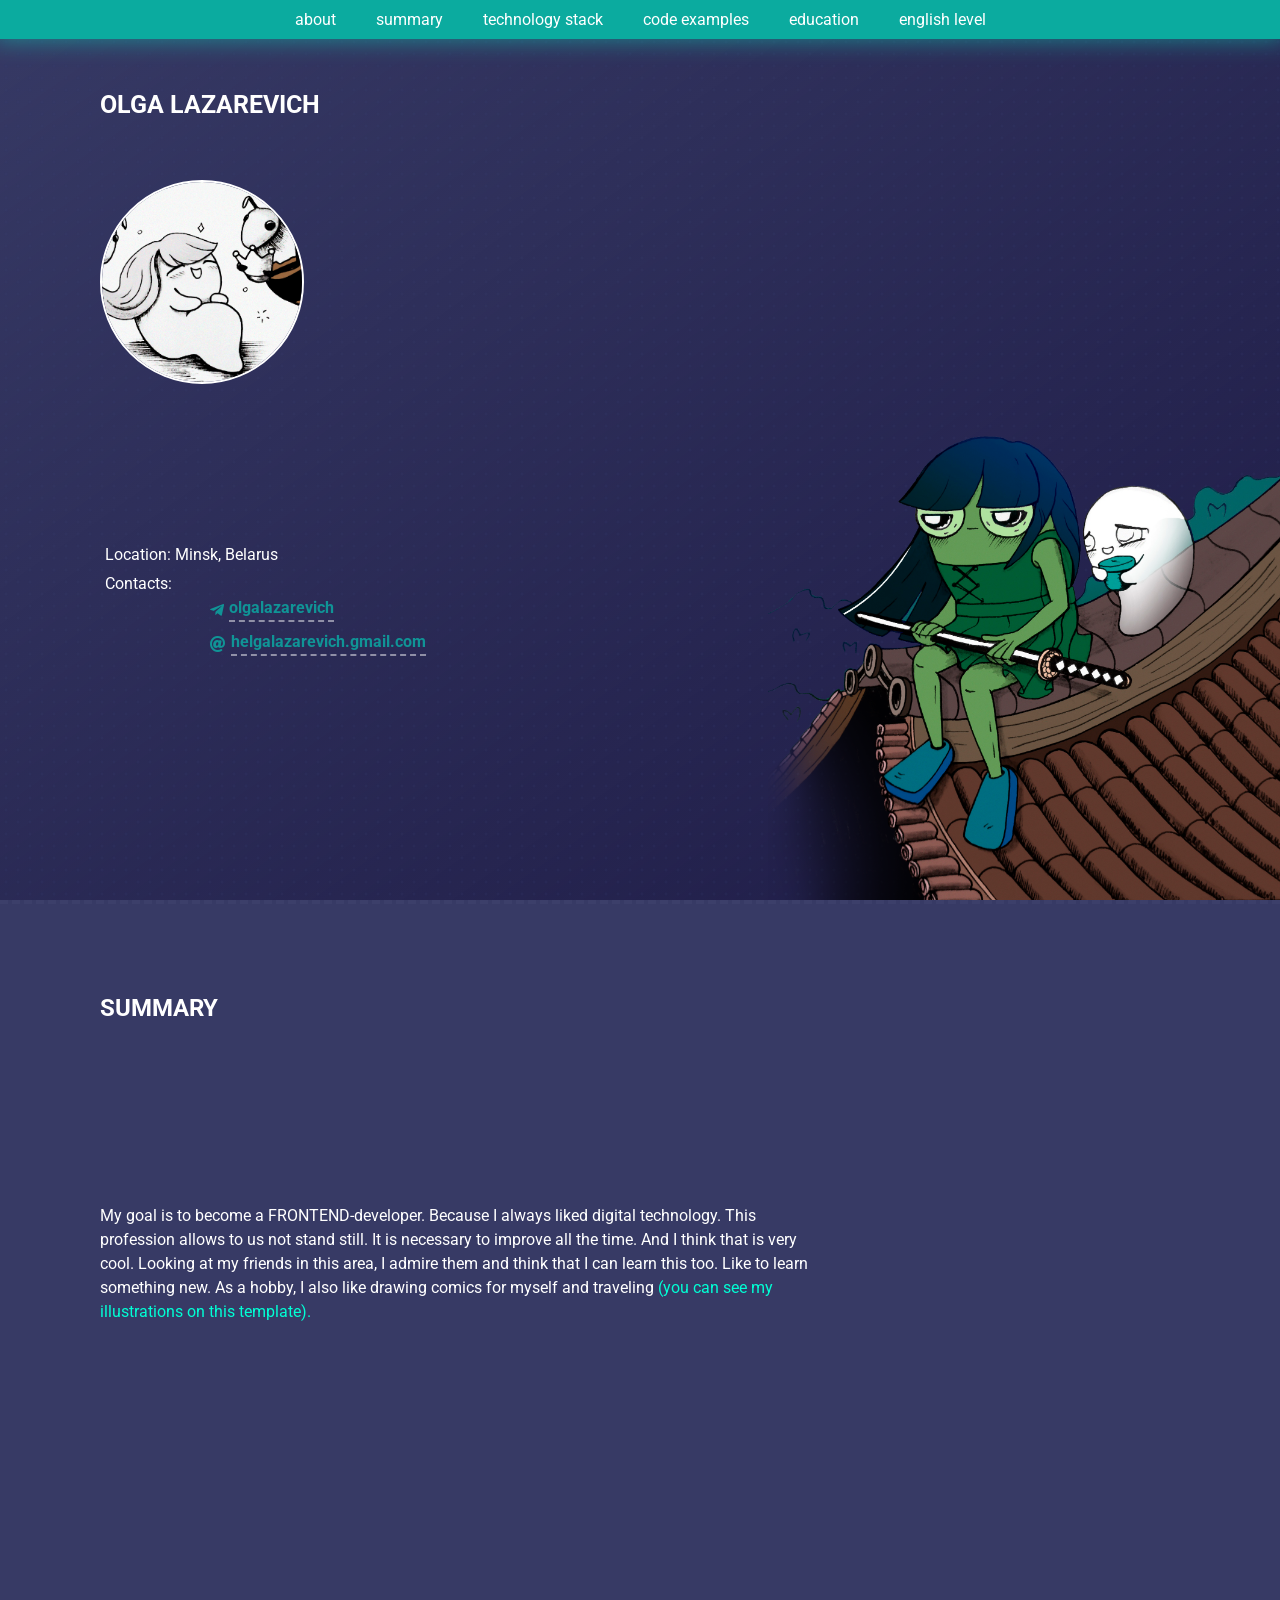
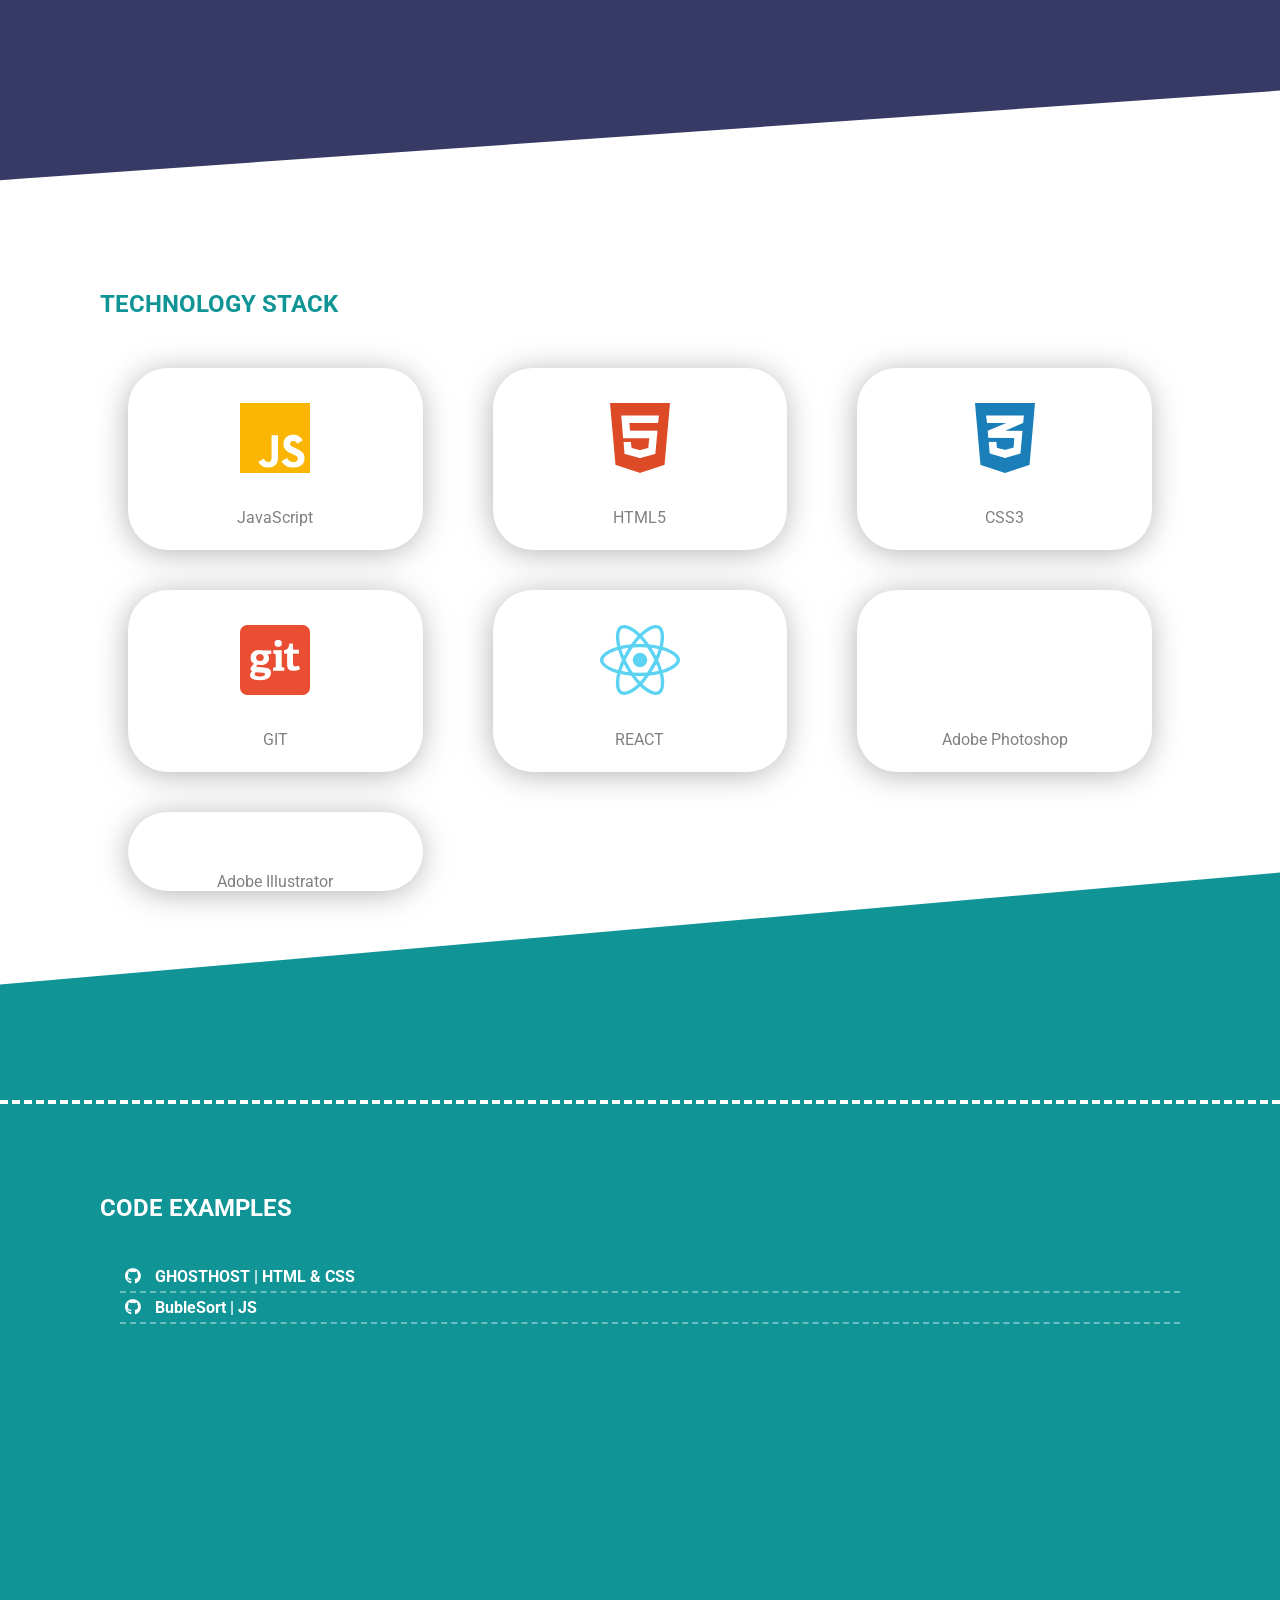
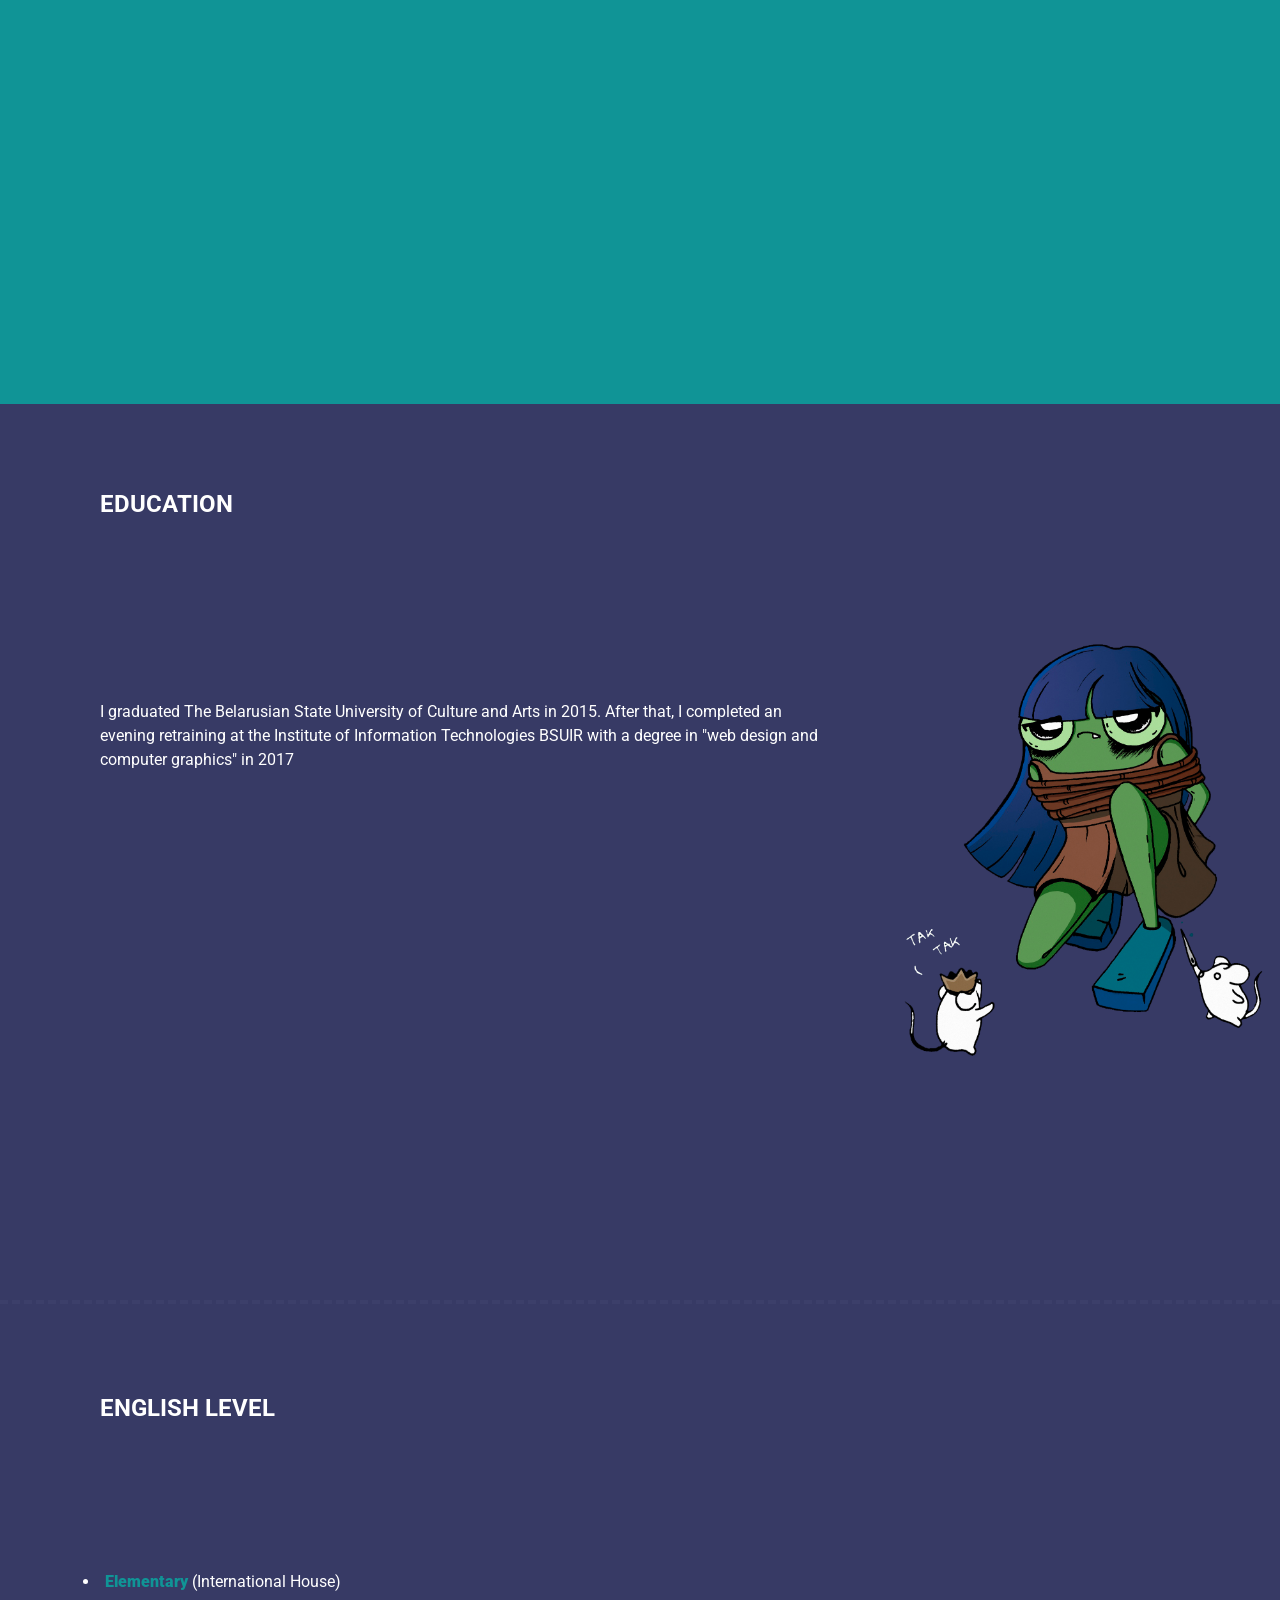
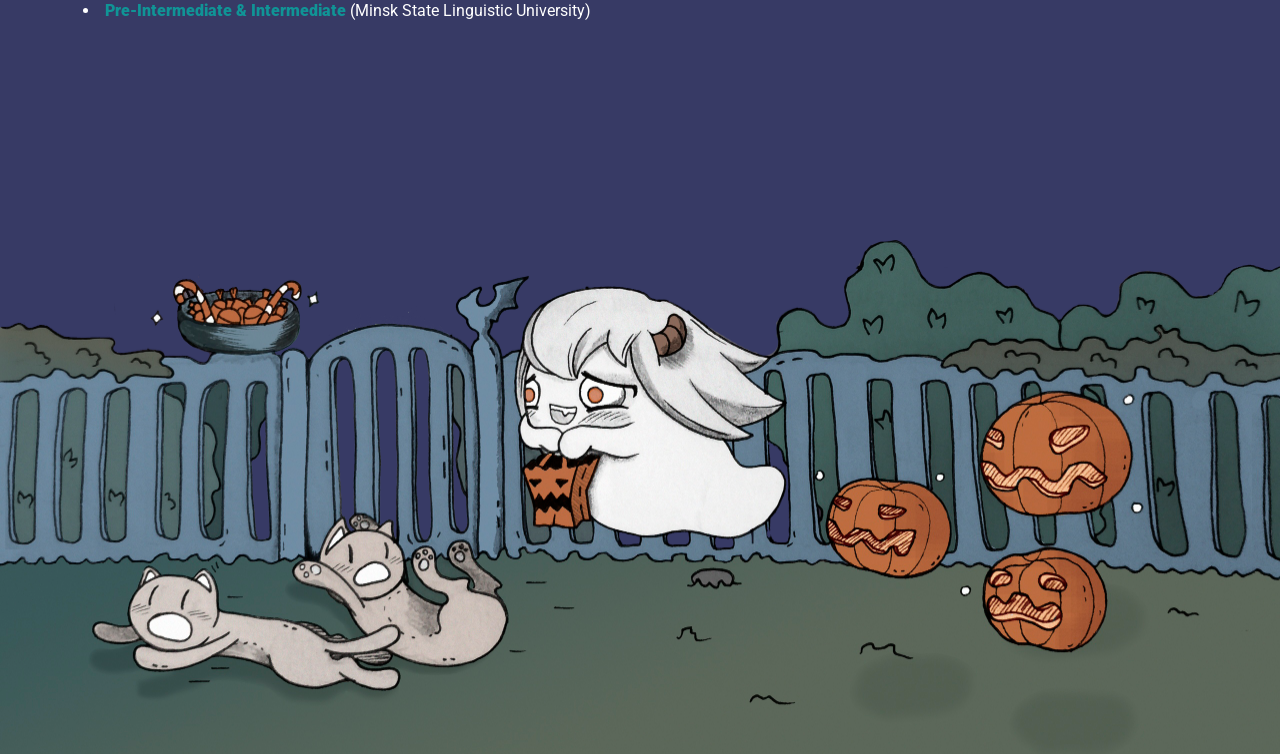
<file: index.html>
<!DOCTYPE html>
<html lang="en">

<head>
  <meta charset="UTF-8">
  <title>Document</title>
  <meta name="viewport" content="width=device-width, initial-scale=1">
 <link href="https://fonts.googleapis.com/css?family=Roboto:300,400,700" rel="stylesheet">
  <link rel="stylesheet" href="css/main.css">
  <link rel="stylesheet" href="https://use.fontawesome.com/releases/v5.7.0/css/all.css" integrity="sha384-lZN37f5QGtY3VHgisS14W3ExzMWZxybE1SJSEsQp9S+oqd12jhcu+A56Ebc1zFSJ" crossorigin="anonymous">
  <link rel="stylesheet" href="https://use.fontawesome.com/releases/v5.7.2/css/all.css" integrity="sha384-fnmOCqbTlWIlj8LyTjo7mOUStjsKC4pOpQbqyi7RrhN7udi9RwhKkMHpvLbHG9Sr" crossorigin="anonymous">
</head>

<body>
 
  <menu class="main-menu">
    <a href="#about">about</a>
    <a href="#summary">summary</a>
    <a href="#technology_stack">technology stack</a>
    <a href="#code-examples">code examples</a>
    <a href="#education">education</a>
    <a href="#english-level">english level</a>
  </menu>
  
  <div class="wrapper">
    <section class="section section_home">
      <a class="select-section" name="about"></a>
      <img class="section_avatar" src="./img/avatar.jpg" alt="" width="200">
      <h2 class="section_title">Olga Lazarevich</h2>
      <ul>
        <li>Location: <span>Minsk, Belarus</span></li>
        <li>Contacts:
          <ul class="contact">
            <li><i class="fab fa-telegram-plane"></i> <a href="https://t.me/olgalazarevich">olgalazarevich</a></li>
            <li><i class="fas fa-at"></i> <a href="mailto:helgalazarevich.gmail.com">helgalazarevich.gmail.com</a></li>
          </ul>
        </li>
      </ul>
    </section>
    
    <section class="section section_summary" name="summary">
      <a class="select-section" name="summary"></a>
      <h2 class="section_title">summary</h2>
      <p>
        My goal is to become a FRONTEND-developer. Because I always liked digital technology. This profession allows to us not stand still. It is necessary to improve all the time. And I think that is very cool. Looking at my friends in this area, I admire them and think that I can learn this too. Like to learn something new. As a hobby, I also like drawing comics for myself and traveling <span>(you can see my illustrations on this template).</span>
      </p>
    </section>

    <section class="section section_skills">
      <a class="select-section" name="technology_stack"></a>
      <h2 class="section_title">technology stack</h2>
      <ul class="skills">
        <li class="skills-li skills-js">
          <div><i class="fab fa-js"></i>
          </div>
          <div>
            <p>JavaScript</p>
          </div>
        </li>
        <li class="skills-li skills-html5">
          <div><i class="fab fa-html5"></i>
          </div>
          <div>
            <p>HTML5</p>
          </div>
        </li>
        <li class="skills-li skills-css3">
          <div>
            <i class="fab fa-css3-alt"></i>
          </div>
          <div>
            <p>CSS3</p>
          </div>
        </li>
        <li class="skills-li skills-git">
          <div><i class="fab fa-git-square"></i></div>
          <div>
            <p>GIT</p>
          </div>
        </li>
        <li class="skills-li skills-react">
          <div><i class="fab fa-react"></i></div>
          <div>
            <p>REACT</p>
          </div>
        </li>
        <li class="skills-li skills-adobeps">
          <div><i class="fab fa-adobe "></i></div>
          <div>
            <p>Adobe Photoshop</p>
          </div>
        </li>
        <li class="skills-li skills-adobei">
          <div><i class="fab fa-adobe fa-adobe-i"></i></div>
          <div>
            <p>Adobe Illustrator</p>
          </div>
        </li>
      </ul>
    </section>

    <section class="section section_code-examples">
      <a class="select-section" name="code-examples"> </a>
      <h2 class="section_title">code examples</h2>

      <ul class="examples">
        <li><a href="https://github.com/OlgaLazarevich/ghosthost"><i class="fab fa-github"></i> GHOSTHOST | HTML & CSS </a> </li>
        <li><a href="https://github.com/OlgaLazarevich/Js-sort-metods/blob/master/index.js"><i class="fab fa-github"></i> BubleSort | JS </a></li>
      </ul>
    </section>

    <section class="section section_education">
      <a class="select-section" name="education"> </a>
      <h2 class="section_title">education</h2>
      <p>I graduated The Belarusian State University of Culture and Arts in 2015. After that, I completed an evening retraining at the Institute of Information Technologies BSUIR with a degree in "web design and computer graphics" in 2017</p>
    </section>

    <a name="english-level">
      <section class="section section_english-level">
        <h2 class="section_title">english level</h2>
        <ul>
          <li> <span>Elementary</span> (International House)</li>
          <li><span>Pre-Intermediate & Intermediate</span> (Minsk State Linguistic University)</li>
        </ul>
      </section>
    </a>
  </div>
  
  <script src="js/index.js"></script>
  
</body>

</html>
</file>
<file: css/main.css>
* {
    margin: 0;
    padding: 0;
    list-style: none;
    text-decoration: none;
}

body {
    min-height: 100vh;
    background: #373a65;
    color: white;
    font-family: 'Roboto', sans-serif;
}

body:after {
    content: '';
    position: fixed;
    top: 0px;
    display: block;
    width: 100%;
    height: 100%;
    background-image: url(../img/i.png);
    background-size: 12px;
    opacity: 0.5;
    z-index: 0;
}

body:before {
    content: '';
    position: fixed;
    top: 0px;
    display: block;
    width: 100%;
    height: 100%;
    background: linear-gradient(to top left, #1e1b46, rgba(55, 58, 101, 0));
    z-index: 0;
}

.main-menu {
    background: #0bab9f;
    position: fixed;
    right: 0px;
    width: 100%;
    display: flex;
    justify-content: center;
    margin: auto;
    z-index: 5000;
    overflow: hidden;
    box-sizing: border-box;
    -webkit-box-shadow: 0px -5px 24px 6px rgba(0, 0, 0, 0.58);
    -moz-box-shadow: 0px -5px 24px 6px rgba(0, 0, 0, 0.58);
    box-shadow: 0px -5px 24px 6px rgba(0, 255, 213, 0.41);
}

.main-menu a {
    color: white;
    display: inline-block;
    padding: 10px 20px;
    position: relative;
    overflow: hidden;
    font-family: 'Roboto', sans-serif;
}

.main-menu a:hover:after {
    position: absolute;
    bottom: 0px;
    left: 0px;
    content: '';
    display: block;
    background: #00ffd5;
    width: 100%;
    height: 5px;
}

.select-section {
    position: absolute;
    top: 0px;
}

.wrapper {
    display: grid;
    grid-template-rows: 100vh 100vh auto 100vh 100vh 100vh;
}

.section {
    position: relative;
    padding: 0px 100px;
    z-index: 100;
    height: 100vh;
    overflow: hidden;
}

.section_title {
    margin-top: 90px;
    text-transform: uppercase;
    font-family: 'Roboto', sans-serif;
    font-weight: bold;
}

.section_home {
    position: relative;
    display: grid;
    grid-template-rows: auto auto;
    grid-template-columns: 1fr 1fr 1fr;
    grid-template-rows: 1fr 2fr 2fr;
    grid-template-areas: "h2 h2 h2" "img . ." "ul . .";
    background-image: url(../img/img1.png);
    background-size: 40%;
    background-repeat: no-repeat;
    background-position: right bottom;
}

.section_avatar {
    border: 2px solid white;
    border-radius: 50%;
    margin: 0px;
    padding: 0px;
    grid-area: img;
}

.section_home .section_title {
    grid-area: h2;
    margin-bottom: 40px;
    font-size: 25px;
}

.section_home ul {
    grid-area: ul;
}

.section_home li {
    padding: 5px;
}

.contact {
    margin-left: 100px;
}

.contact li {
    display: flex;
    align-items: center;
    color: #109496;
}

.contact li i {
    padding-right: 5px;
}

.contact a {
    color: #109496;
    border-bottom: 2px dashed rgba(255, 255, 255, 0.48);
    padding-bottom: 3px;
    font-weight: bold;
}

.section_summary {
    display: grid;
    grid-template-columns: 2fr 1fr;
    grid-template-rows: 1fr 2fr;
    border-top: 4px dashed #3c3f6a;
    grid-template-areas: "h h" "p .";
}

.section_summary h2 {
    grid-area: h;
}

.section_summary p {
    grid-area: p;
    line-height: 1.5;
}

.section_summary p span {
    color: #00ffd5;
}

.section_summary:before {
    position: absolute;
    bottom: -92%;
    left: 0px;
    content: '';
    display: block;
    background: white;
    width: 110%;
    height: 100%;
    transform: rotate(-4deg);
    z-index: 2000;
}

.section_skills {
    position: relative;
    background: white;
    color: #109496;
    border-color: white;
    height: 900px;
}

.section_skills:after {
    position: absolute;
    bottom: -80%;
    left: -10px;
    content: '';
    display: block;
    background: #109496;
    background-size: 12px;
    background-blend-mode: exclusion;
    width: 120%;
    height: 100%;
    transform: rotate(-5deg);
    z-index: 0;
}

.skills {
    max-width: 1024px;
    position: relative;
    margin: auto;
    margin-top: 50px;
    display: grid;
    grid-template-columns: 1fr 1fr 1fr;
    column-gap: 70px;
    grid-row-gap: 40px;
    z-index: 1000;
}

.skills-li {
    overflow: hidden;
    background: white;
    display: grid;
    grid-template-columns: 1fr;
    grid-template-rows: 1fr 0.3fr;
    justify-content: center;
    box-shadow: -1px 3px 33px -3px rgba(0, 0, 0, 0.35);
    border-radius: 40px;
    box-sizing: border-box;
    cursor: pointer;
}

.skills-js:hover {
    box-shadow: -1px 3px 33px -3px #fbb603;
}

.skills-html5:hover {
    box-shadow: -1px 3px 33px -3px #dd4a26;
}

.skills-css3:hover {
    box-shadow: -1px 3px 33px -3px #1a7eb8;
}

.skills-git:hover {
    box-shadow: -1px 3px 33px -3px #e94e32;
}

.skills-react:hover {
    box-shadow: -1px 3px 33px -3px #5dd3f3;
}

.skills-adobeps:hover {
    box-shadow: -1px 3px 33px -3px #29c6eb;
}

.skills-adobei:hover {
    box-shadow: -1px 3px 33px -3px #f67802;
    ;
}

.skills-li div {
    display: grid;
    justify-content: center;
}

.skills i {
    font-size: 5em;
    padding: 30px 0px;
}

.skills p {
    color: gray;
}

.skills .fa-js {
    color: #fbb603;
}

.skills .fa-html5 {
    color: #dd4a26;
}

.skills .fa-css3-alt {
    color: #1a7eb8;
}

.skills .fa-git-square {
    color: #e94e32;
}

.skills .fa-react {
    color: #5dd3f3;
}

.fa-adobe {
    color: #29c6eb;
}

.fa-adobe-i {
    color: #f67802;
}

.section_education {
    background-image: url(../img/img3.png);
    background-size: 30%;
    background-repeat: no-repeat;
    background-position: right center;
    display: grid;
    grid-template-columns: 2fr 1fr;
    grid-template-rows: 1fr 2fr;
    grid-template-areas: "h h" "p .";
}

.section_education h2 {
    grid-area: h;
}

.section_education p {
    grid-area: p;
    line-height: 1.5;
}

.section_english-level {
    background-image: url(../img/img2.png);
    background-size: 100%;
    background-repeat: no-repeat;
    background-position: center bottom;
    border-bottom: none;
    border-top: 4px dashed #3c3f6a;
    display: grid;
    grid-template-columns: 2fr 1fr;
    grid-template-rows: 1fr 3fr;
    border-top: 4px dashed #3c3f6a;
    grid-template-areas: "h h" "ul .";
    height: calc(100vh + 150px);
}

.section_english-level h2 {
    grid-area: h;
}

.section_english-level ul {
    grid-area: ul;
}

.section_english-level li {
    list-style: disc;
    padding: 5px;
}

.section_english-level li span {
    color: #109496;
    font-weight: 900;
}

.section_code-examples {
    position: relative;
    border-top: 4px dashed white;
    background: #109496;
}

.examples {
    margin-top: 40px;
    font-family: 'Roboto', sans-serif;
}

.examples li {
    margin-left: 20px;
}

.examples i {
    margin-right: 10px;
    color: rgb(255, 255, 255);
}

.examples li>a {
    display: block;
    font-weight: bold;
    padding: 5px;
    border-bottom: 2px dashed rgba(255, 255, 255, 0.38);
    color: white;
}

@media screen and (max-width: 800px) {
    .section {
        padding: 0px 50px;
    }
    .skills {
        grid-template-columns: 1fr 1fr;
    }
    .section_skills {
        height: 1100px;
    }
    .section_english-level {
        height: calc(100vh);
    }
    .section_summary {
        grid-template-areas: "h h" "p p";
    }
    .section_home {
        grid-template-areas: "h2 h2 h2" "img . ." "ul . .";
    }
    .section_home h2 {
        font-size: 25px;
        margin-bottom: 20px;
    }
}

@media screen and (max-width: 600px) {
    .skills {
        grid-template-columns: 1fr;
    }
    .section_skills {
        height: 1750px;
    }
    .section {
        padding: 0px 30px;
    }
    .section_english-level {
        height: calc(100vh);
    }
    .section_home {
        grid-template-areas: "h2 h2 h2" "img .  ." "ul . .";
    }
    .section_home h2 {
        margin-bottom: 20px;
    }
    .contact {
        margin-top: 10px;
        margin-left: 0px;
    }
    .main-menu {
        display: grid;
        grid-template-columns: 1fr 1fr 1fr;
        justify-content: center;
    }
    .main-menu a {
        padding: 5px 20px;
        list-style: circle;
        font-size: 0.8em;
        text-align: center;
    }
    .section_english-level {
        grid-template-areas: "h h" "ul ul";
    }
    .section_education {
        background-size: 40%;
        background-position: right 90%;
        grid-template-areas: "h h" "p p";
    }
    .section_summary {
        grid-template-areas: "h h" "p p";
    }
}
</file>
